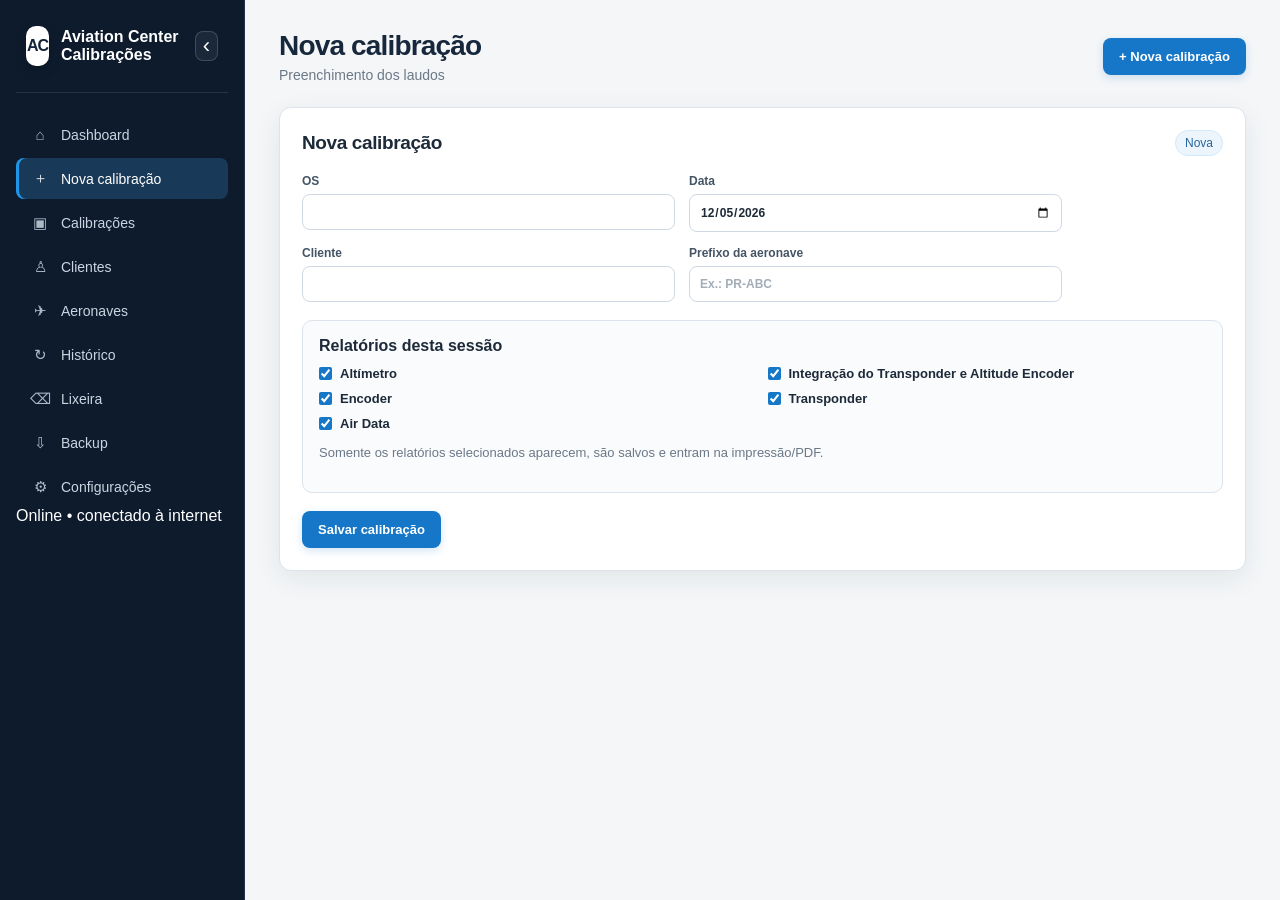
<file: index.html>
<!DOCTYPE html>
<html lang="pt-BR">
<head>
<meta charset="UTF-8">
<link rel="manifest" href="manifest.webmanifest">
<meta name="theme-color" content="#111827">
<meta name="apple-mobile-web-app-capable" content="yes">
<meta name="apple-mobile-web-app-status-bar-style" content="black-translucent">
<meta name="apple-mobile-web-app-title" content="Aviation Center Calibrações">
<meta name="viewport" content="width=device-width, initial-scale=1, viewport-fit=cover">
<meta name="theme-color" content="#111827">
<link rel="manifest" href="manifest.json">
<title>Aviation Center Calibrações</title>
<link rel="stylesheet" href="style.css">
</head>
<body>
<div id="app">
  <aside class="sidebar">
    <div class="brand"><div class="brand-icon">AC</div><div class="brand-text"><b>Aviation Center Calibrações</b></div><button id="sidebarToggle" class="sidebar-toggle" type="button" aria-label="Recolher menu" title="Recolher menu">‹</button></div>
    <nav>
      <button data-view="dashboard" class="nav active" data-icon="⌂"><span class="nav-label">Dashboard</span></button>
      <button data-view="session" class="nav" data-icon="＋"><span class="nav-label">Nova calibração</span></button>
      <button data-view="sessions" class="nav" data-icon="▣"><span class="nav-label">Calibrações</span></button>
      <button data-view="clients" class="nav" data-icon="♙"><span class="nav-label">Clientes</span></button>
      <button data-view="aircraft" class="nav" data-icon="✈"><span class="nav-label">Aeronaves</span></button>
            <button data-view="history" class="nav" data-icon="↻"><span class="nav-label">Histórico</span></button>
      <button data-view="trash" class="nav" data-icon="⌫"><span class="nav-label">Lixeira</span></button>
      <button data-view="backup" class="nav" data-icon="⇩"><span class="nav-label">Backup</span></button>
      <button data-view="settings" class="nav" data-icon="⚙"><span class="nav-label">Configurações</span></button>
    </nav>
    <div class="offline" id="networkStatus"><span></span> Verificando conexão…</div>
  </aside>

  <main class="main">
    <header class="topbar"><div><h1 id="pageTitle">Dashboard</h1><p id="pageSub">Gerenciamento de calibração</p></div>
      <button class="primary" id="quickNew">+ Nova calibração</button>
    </header>

    <section id="view-dashboard" class="view">
      <div class="dashboard-hero">
        <div class="hero-copy">
          <div class="eyebrow">CENTRO DE CALIBRAÇÕES</div>
          <h2>Bem-vindo à <span>Aviation Center</span></h2>
          <p>Gestão, calibração e histórico dos seus instrumentos.</p>
        </div>
        <div class="hero-mark">✈</div>
      </div>
      <div class="dashboard-layout">
        <div class="dashboard-main">
          <div class="feature-grid">
            <button class="feature-card" data-feature-view="sessions"><span class="feature-icon">☑</span><strong>CALIBRAÇÕES</strong><small>Registre e acompanhe calibrações realizadas.</small></button>
            <button class="feature-card" data-feature-view="sessions"><span class="feature-icon">▤</span><strong>LAUDOS</strong><small>Visualize, imprima e gerencie seus laudos.</small></button>
            <button class="feature-card" data-feature-view="history"><span class="feature-icon">↻</span><strong>HISTÓRICO</strong><small>Consulte o histórico completo dos serviços.</small></button>
            <button class="feature-card" data-feature-view="session"><span class="feature-icon">⚒</span><strong>NOVA CALIBRAÇÃO</strong><small>Acesse rapidamente uma nova calibração.</small></button>
            <button class="feature-card" data-feature-view="clients"><span class="feature-icon">▥</span><strong>CLIENTES</strong><small>Consulte clientes, aeronaves e validade.</small></button>
          </div>
          <div class="panel dashboard-recent">
            <div class="panel-head"><h2>Últimas calibrações</h2><button class="text-button" data-feature-view="sessions">VER TODAS</button></div>
            <div id="recentSessions" class="empty">Nenhuma calibração cadastrada.</div>
          </div>
        </div>
        <aside class="dashboard-side">
          <div class="status-card">
            <div class="status-line"><span class="status-icon">▣</span><div><small>CALIBRAÇÕES SALVAS</small><strong id="dashDone">0</strong></div></div>
            <div class="status-line"><span class="status-icon">✓</span><div><small>ÚLTIMA OS</small><strong id="dashLast">—</strong></div></div>
            <div class="status-line"><span class="status-icon">◷</span><div><small>REGISTROS</small><strong id="dashTotal">0</strong></div></div>
          </div>
        </aside>
      </div>
    </section>

    <section id="view-session" class="view hidden">
      <div class="panel registration-panel">
        <div class="panel-head"><h2 id="sessionTitle">Nova calibração</h2><span class="pill" id="sessionStatus">Nova</span></div>
        <div class="grid registration-grid">
          <label>OS<input id="os" inputmode="numeric" autocomplete="off"></label>
          <label>Data<input id="data" autocomplete="off" type="date"></label>
          <label>Cliente<input id="cliente" inputmode="text" autocomplete="off"></label>
          <label>Prefixo da aeronave<input id="prefixo" inputmode="text" autocomplete="off" placeholder="Ex.: PR-ABC"></label>
        </div>
        <div class="report-selection">
          <div class="selection-title">Relatórios desta sessão</div>
          <div class="selection-grid">
            <label><input type="checkbox" data-select-report="altimetro"> Altímetro</label>
            <label><input type="checkbox" data-select-report="integracao"> Integração do Transponder e Altitude Encoder</label>
            <label><input type="checkbox" data-select-report="encoder"> Encoder</label>
            <label><input type="checkbox" data-select-report="transponder"> Transponder</label>
            <label><input type="checkbox" data-select-report="airdata"> Air Data</label>
          </div>
          <p class="hint">Somente os relatórios selecionados aparecem, são salvos e entram na impressão/PDF.</p>
        </div>
        <div class="actions"><button class="primary" id="saveCalibration">Salvar calibração</button></div>
      </div>

      <div id="reportEditorPanel" class="panel report-editor-panel hidden">
        <div class="tabs">
          <div id="reportTabs"></div>
        </div>

        <div id="report-altimetro" class="report">
          <h2>Laudo Técnico do Altímetro</h2>
          <div id="meta-altimetro" class="report-instrument-meta"></div>
          <h3>Teste de atrito — pressão decrescente</h3>
          <div id="frictionTable"></div>
          <h3>Erro de escala — pressão decrescente</h3>
          <div id="scaleTable"></div>
          <div class="two-cols">
            <div><h3>Vazamento de caixa</h3><div id="leakTable"></div></div>
            <div><h3>Erro de escala barômetro</h3><div id="baroTable"></div></div>
          </div>
          <h3>Histerese — altitude máxima de operação (pressão crescente)</h3>
          <div id="hystTable"></div>
        </div>

        <div id="report-integracao" class="report hidden">
          <h2>Laudo Técnico — Integração do Transponder e Altitude Encoder</h2>
          <div id="meta-integracao" class="report-instrument-meta"></div>
          <p class="hint">Preencha a leitura do altímetro e a leitura transmitida pelo transponder.</p>
          <div id="integrationTable"></div>
        </div>

        <div id="report-encoder" class="report hidden">
          <h2>Laudo Técnico do Encoder</h2>
          <div id="meta-encoder" class="report-instrument-meta"></div>
          <p class="hint">Os pontos nominais seguem o modelo do documento principal. Informe apenas os pontos de transição atuais.</p>
          <div id="encoderTable"></div>
        </div>

        <div id="report-transponder" class="report hidden">
          <h2>Laudo Técnico do Transponder</h2>
          <div id="meta-transponder" class="report-instrument-meta"></div>
          <div id="transponderForm"></div>
        </div>

        <div id="report-airdata" class="report hidden">
          <h2>Laudo Técnico do Air Data</h2>
          <div id="meta-airdata" class="report-instrument-meta"></div>
          <p class="hint">Air Data é 100% manual. Nenhum valor é copiado automaticamente de outro relatório.</p>
          <div id="airdataForm"></div>
        </div>

        <div class="observation-box final-observation"><label>Observações / ajustes realizados<textarea id="observacoesAjustes" rows="6" placeholder="Descreva ajustes, regulagens, intervenções realizadas ou observações desta calibração..."></textarea></label></div>
        <div class="actions bottom"><button class="primary" id="saveReport">Salvar calibração</button><button class="secondary" id="downloadReport">Baixar relatório</button><button class="primary" id="printReport">Imprimir / gerar PDF</button></div>
      </div>
    </section>

    <section id="view-sessions" class="view hidden">
      <div class="panel"><div class="panel-head"><h2>Calibrações salvas</h2><button class="primary" id="newFromList">+ Nova calibração</button></div>
      <div id="sessionsList" class="session-list"></div></div>
    </section>


    <section id="view-clients" class="view hidden">
      <div class="panel"><div class="panel-head"><h2>Clientes</h2></div><p class="hint">Visão consolidada dos clientes e das aeronaves registradas nas calibrações.</p><div id="clientsList" class="session-list"></div></div>
    </section>

    <section id="view-aircraft" class="view hidden">
      <div class="panel"><div class="panel-head"><h2>Aeronaves</h2></div><p class="hint">Histórico resumido por prefixo. Os registros anteriores permanecem nas calibrações.</p><div id="aircraftList" class="session-list"></div></div>
    </section>

    <section id="view-history" class="view hidden">
      <div class="panel"><div class="panel-head"><h2>Histórico de serviços</h2></div><p class="hint">Todas as calibrações salvas, mantendo os registros anteriores.</p><div id="historyList" class="session-list"></div></div>
    </section>

    <section id="view-trash" class="view hidden">
  <div class="panel">
    <div class="panel-head"><h2>Lixeira</h2><span class="pill">7 dias</span></div>
    <p class="hint">Uma calibração apagada permanece aqui por 7 dias com todos os seus relatórios. Durante esse período ela pode ser restaurada. Depois, a exclusão é definitiva.</p>
    <div id="trashList" class="session-list"></div>
  </div>
</section>

<section id="view-backup" class="view hidden">
      <div class="panel"><div class="panel-head"><h2>Backup local</h2></div>
        <p>Os dados ficam armazenados neste dispositivo. Exporte um backup antes de trocar de aparelho ou limpar o navegador.</p>
        <div class="backup-actions"><button class="primary" id="exportBackup">Exportar backup JSON</button><label class="secondary filebtn">Importar backup JSON<input type="file" id="importBackup" accept=".json,application/json"></label></div>
        <div class="notice">O sistema não depende do Google Sheets para salvar ou imprimir. A impressão usa um modelo próprio de 4 páginas.</div>
      </div>
    </section>

    <section id="view-settings" class="view hidden">
      <div class="panel">
        <div class="panel-head"><h2>Backup e segurança dos dados</h2><span class="pill">Armazenamento local</span></div>
        <p class="hint">As calibrações continuam salvas neste iPad. Exporte periodicamente um backup e guarde-o no Google Drive para ter uma cópia de segurança.</p>
        <div class="notice">Para guardar uma cópia no Google Drive, use a opção Exportar backup JSON na área de backup. Não apague os dados do Safari nem os dados do site.</div>
      </div>
    </section>
  </main>
</div>

<div id="printChooser" class="print-chooser hidden" aria-hidden="true">
  <div class="print-chooser-backdrop" data-close-print-chooser></div>
  <div class="print-chooser-card" role="dialog" aria-modal="true" aria-labelledby="printChooserTitle">
    <div class="panel-head"><h2 id="printChooserTitle">Escolher laudos para impressão</h2><button class="ghost" type="button" data-close-print-chooser>Fechar</button></div>
    <p class="hint">Selecione somente os laudos que deseja imprimir. Isso não altera os laudos salvos na calibração.</p>
    <div id="printChooserList" class="print-chooser-list"></div>
    <div class="actions">
      <button class="secondary" type="button" id="printChooserAll">Selecionar todos</button>
      <button class="ghost" type="button" data-close-print-chooser>Cancelar</button>
      <button class="primary" type="button" id="printChooserPrint">Imprimir selecionados</button>
    </div>
  </div>
</div>
<div id="printRoot" aria-hidden="true"></div>
<script>document.addEventListener("click",e=>{const b=e.target.closest("[data-feature-view]");if(b&&window.showView)showView(b.dataset.featureView)});</script>
<script src="pdf.js"></script>
<script src="app.js"></script>
<script>
if ("serviceWorker" in navigator && (location.protocol === "https:" || location.hostname === "localhost")) {
  window.addEventListener("load", () => navigator.serviceWorker.register("./sw.js").catch(() => {}));
}
</script>
</body>
</html>
</file>
<file: style.css>
:root{
  --navy:#13243a;--navy2:#0d1b2d;--blue:#1677c8;--blue2:#2196e8;--text:#1d2a39;--muted:#6b7887;--line:#dce3ea;--soft:#f5f7fa;--white:#fff;--green:#167a4a;--yellow:#9a6a00;--red:#b33b3b;--shadow:0 8px 28px rgba(25,45,70,.08);--radius:12px
}
*{box-sizing:border-box}html,body{margin:0;min-height:100%;font-family:-apple-system,BlinkMacSystemFont,"Segoe UI",Roboto,Arial,sans-serif;color:var(--text);background:#f4f6f8}body{overflow:hidden}button,input,select,textarea{font:inherit}button{cursor:pointer}
.hidden{display:none!important}
#app{min-height:100vh;display:flex}
.sidebar{position:fixed;left:0;top:0;bottom:0;width:245px;background:var(--navy2);color:#fff;padding:24px 16px 18px;display:flex;flex-direction:column;z-index:20;border-right:1px solid #20344b}
.brand{display:flex;align-items:center;gap:12px;padding:2px 10px 26px;border-bottom:1px solid rgba(255,255,255,.1)}
.brand-icon{width:40px;height:40px;border-radius:10px;background:#fff;color:var(--navy);display:grid;place-items:center;font-weight:800;letter-spacing:-1px;box-shadow:0 4px 12px rgba(0,0,0,.18)}
.brand b{font-size:16px;line-height:1.15;display:block}.brand{position:relative}.sidebar-toggle{margin-left:auto;width:30px;height:30px;border:1px solid rgba(255,255,255,.16);border-radius:8px;background:rgba(255,255,255,.06);color:#fff;font-size:22px;line-height:1;display:grid;place-items:center}.sidebar-toggle:hover{background:rgba(255,255,255,.12)}.sidebar nav{display:flex;flex-direction:column;gap:4px;margin-top:22px}.nav{border:0;background:transparent;color:#cbd5e1;text-align:left;display:flex;align-items:center;gap:10px;padding:11px 13px;border-radius:8px;font-size:14px;transition:.15s}.nav:hover{background:#182d45;color:#fff}.nav.active{background:#eaf4fd;color:#fff;box-shadow:inset 3px 0 0 var(--blue2);color:#fff;background:#193958}.nav::before{content:attr(data-icon);width:22px;text-align:center;font-size:15px;opacity:.85;flex:0 0 22px}.offline{margin-top:auto;padding:12px 11px;font-size:12px;line-height:1.35;color:#aebccc}.offline span{display:inline-block;width:7px;height:7px;border-radius:50%;background:#42c889;margin-right:7px}
.main{margin-left:245px;flex:1;height:100vh;overflow:auto;padding:30px 34px 48px}.topbar{display:flex;justify-content:space-between;align-items:center;gap:20px;margin-bottom:24px}.topbar h1{margin:0;font-size:28px;letter-spacing:-.03em;color:#17283c}.topbar p{margin:5px 0 0;color:var(--muted);font-size:14px}.primary,.secondary{border:1px solid transparent;border-radius:8px;padding:10px 15px;font-weight:700;font-size:13px;transition:.15s}.primary{background:var(--blue);color:#fff;box-shadow:0 3px 8px rgba(22,119,200,.18)}.primary:hover{background:#1268ad}.secondary{background:#fff;border-color:#cfd8e2;color:#344354}.secondary:hover{background:#f5f7fa}.text-button{border:0;background:transparent;color:var(--blue);font-weight:700;font-size:12px}
.view{max-width:1240px;margin:0 auto}.panel{background:#fff;border:1px solid var(--line);border-radius:var(--radius);box-shadow:var(--shadow);padding:22px;margin-bottom:18px}.panel-head{display:flex;justify-content:space-between;align-items:center;gap:14px;margin-bottom:18px}.panel-head h2{margin:0;font-size:19px;letter-spacing:-.02em}.pill{font-size:12px;padding:5px 9px;border-radius:999px;background:#edf5fc;color:#23669b;border:1px solid #d4e8f8;white-space:nowrap}
.dashboard-hero{background:linear-gradient(135deg,#fff 0%,#f2f8fd 100%);border:1px solid var(--line);border-radius:16px;padding:30px 32px;margin-bottom:18px;position:relative;overflow:hidden;box-shadow:var(--shadow)}.dashboard-hero:after{content:"";position:absolute;width:280px;height:280px;border-radius:50%;right:-100px;top:-120px;background:rgba(33,150,232,.08)}.hero-copy{position:relative;z-index:2}.eyebrow{font-size:11px;letter-spacing:.14em;color:var(--blue);font-weight:800;margin-bottom:8px}.hero-copy h2{font-size:30px;margin:0 0 7px;letter-spacing:-.04em}.hero-copy h2 span{color:var(--blue)}.hero-copy p{margin:0;color:var(--muted);font-size:15px}.hero-mark{position:absolute;right:42px;top:22px;font-size:70px;color:#9dc8e6;opacity:.32;transform:rotate(-10deg)}
.dashboard-layout{display:grid;grid-template-columns:minmax(0,1fr) 260px;gap:18px}.feature-grid{display:grid;grid-template-columns:repeat(3,1fr);gap:13px;margin-bottom:18px}.feature-card{min-height:150px;text-align:left;padding:21px;background:#fff;border:1px solid var(--line);border-radius:12px;color:var(--text);transition:.15s;display:flex;flex-direction:column;justify-content:flex-end;box-shadow:0 3px 12px rgba(20,40,60,.04)}.feature-card:hover{transform:translateY(-2px);border-color:#9fc9e7;box-shadow:0 10px 22px rgba(20,60,90,.09)}.feature-icon{font-size:30px;line-height:1;color:var(--blue);margin-bottom:auto}.feature-card strong{font-size:14px}.feature-card small{font-size:12px;line-height:1.4;color:var(--muted);margin-top:6px}.dashboard-side{display:flex;flex-direction:column;gap:13px}.status-card{border:1px solid var(--line);border-radius:12px;background:#fff;padding:17px;box-shadow:0 3px 12px rgba(20,40,60,.04)}.status-line{display:flex;gap:11px;align-items:center;padding:10px 0;border-bottom:1px solid #edf0f3}.status-line:last-child{border-bottom:0}.status-icon{width:34px;height:34px;border-radius:8px;background:#edf6fd;color:var(--blue);display:grid;place-items:center;font-size:15px}.status-line small{display:block;color:#788695;font-size:9px;letter-spacing:.06em}.status-line strong{display:block;margin-top:2px;font-size:19px}
.grid{display:grid;grid-template-columns:repeat(3,1fr);gap:14px}.grid label,.field label{font-size:12px;font-weight:700;color:#455465}.grid input,.field input,.field select,.field textarea,input.cell{display:block;width:100%;margin-top:6px;border:1px solid #cfd8e2;border-radius:8px;padding:10px;background:#fff;color:var(--text);outline:none}.grid input:focus,.field input:focus,.field select:focus,.field textarea:focus{border-color:#6aaee0;box-shadow:0 0 0 3px rgba(33,150,232,.1)}.grid input::placeholder,.field input::placeholder,.field textarea::placeholder{color:#a2adb8}
.report-selection{margin-top:18px;padding:16px;border:1px solid var(--line);border-radius:10px;background:#fafbfc}.selection-title{font-weight:800;margin-bottom:11px}.selection-grid{display:grid;grid-template-columns:repeat(2,1fr);gap:10px}.selection-grid label{display:flex;align-items:center;gap:8px;font-size:13px;font-weight:600}.selection-grid input{width:auto!important;margin:0!important;accent-color:var(--blue)}.hint{color:var(--muted);font-size:13px;line-height:1.45}.actions{display:flex;gap:9px;margin-top:18px;flex-wrap:wrap}.actions.bottom{border-top:1px solid #edf0f3;padding-top:18px}.tabs{display:flex;gap:4px;border-bottom:1px solid var(--line);margin:-22px -22px 20px;padding:0 18px;overflow:auto}.tabs>div{display:flex;gap:4px}.tab-wrap{display:flex;align-items:center;border-bottom:3px solid transparent}.tab-wrap:has(.tab.active){border-bottom-color:var(--blue)}.tab{border:0;background:transparent;color:#657486;padding:13px 12px;white-space:nowrap}.tab.active{color:var(--blue);font-weight:800}.tab-delete{border:0;background:transparent;color:#9aa6b2;width:22px;height:32px;cursor:pointer;font-size:17px}.tab-delete:hover{color:var(--red)}
.report h2{font-size:21px;margin:4px 0 18px;letter-spacing:-.02em}.report h3{font-size:14px;margin:20px 0 9px;color:#26384a}.table-wrap{overflow:auto;border:1px solid var(--line);border-radius:9px}.data-table{border-collapse:collapse;width:100%;min-width:700px;font-size:12px}.data-table th,.data-table td{border-bottom:1px solid #e7ebef;padding:8px;text-align:center}.data-table th{background:#f5f7f9;font-weight:800;color:#465566}.data-table td:first-child,.data-table th:first-child{text-align:left}.data-table input{width:100%;min-width:80px;padding:7px;border:1px solid #cfd8e2;border-radius:6px;background:#fff;color:var(--text)}.cell-green{background:#eff9f3!important;border-color:#9fd6b6!important}.cell-yellow{background:#fff9e8!important;border-color:#e6ca72!important}.cell-red{background:#fff0f0!important;border-color:#e0a2a2!important}.two-cols{display:grid;grid-template-columns:1fr 1fr;gap:18px}.field-grid{display:grid;grid-template-columns:repeat(2,1fr);gap:12px}.field.full{grid-column:1/-1}.field textarea{min-height:80px;resize:vertical}.final-observation{margin-top:28px;padding-top:20px;border-top:1px solid var(--line)}.final-observation label{display:block;color:#344456;font-size:13px;font-weight:800}.final-observation textarea{display:block;width:100%;margin-top:8px;min-height:145px;resize:vertical;border:1px solid #cfd8e2;border-radius:10px;padding:12px;background:#fff;color:var(--text);outline:none}.final-observation textarea:focus{border-color:#6aaee0;box-shadow:0 0 0 3px rgba(33,150,232,.1)}
.session-list{border:1px solid var(--line);border-radius:9px;overflow:hidden;background:#fff}.session-row{display:grid;grid-template-columns:1fr auto;gap:15px;padding:15px 16px;border-bottom:1px solid #edf0f3;align-items:center}.session-row:last-child{border-bottom:0}.session-row:hover{background:#fafcfe}.session-row b{display:block;font-size:14px}.session-row small{color:var(--muted)}.status-open{color:var(--yellow)}.status-done{color:var(--green)}.status-expired{color:var(--red)}.status-warning{color:var(--yellow)}.backup-actions{display:flex;gap:10px;flex-wrap:wrap;margin:20px 0}.filebtn{display:inline-block;cursor:pointer}.filebtn input{display:none}.notice{background:#f1f8fd;border:1px solid #cfe6f7;padding:13px;border-radius:8px;color:#2c668f;font-size:13px}.settings-grid{display:grid;grid-template-columns:repeat(3,1fr);gap:14px}.setting-card{border:1px solid var(--line);border-radius:9px;padding:16px;background:#fff}.setting-card b{display:block;margin-bottom:7px}.setting-card span{display:block;color:var(--muted);font-size:13px;line-height:1.45}.report-delete-bar{display:flex;justify-content:flex-end;margin:-4px 0 12px}.report-delete-bar button{border:1px solid #e2b2b2;border-radius:8px;padding:8px 12px;background:#fff;color:#b33b3b;font-weight:700}.report-delete-bar button:hover{background:#fff4f4}.trash-meta{font-size:12px;color:var(--muted)}
body.sidebar-collapsed .sidebar{width:78px;padding-left:10px;padding-right:10px}body.sidebar-collapsed .main{margin-left:78px}body.sidebar-collapsed .brand{justify-content:center;padding-left:0;padding-right:0}.sidebar-collapsed .brand-text{display:none}.sidebar-collapsed .sidebar-toggle{position:absolute;right:-14px;top:30px;background:#fff;color:var(--navy);border-color:#cfd8e2;box-shadow:0 4px 10px rgba(20,40,60,.15)}.sidebar-collapsed .nav{justify-content:center;padding-left:8px;padding-right:8px}.sidebar-collapsed .nav-label{display:none}.sidebar-collapsed .offline{font-size:0;text-align:center;padding-left:0;padding-right:0}.sidebar-collapsed .offline span{margin-right:0}.sidebar-collapsed .offline:after{content:'ONLINE';display:block;font-size:8px;margin-top:4px;color:#9fb0c2}.aircraft-card{border:1px solid var(--line);border-radius:10px;background:#fff;margin-bottom:12px;overflow:hidden}.aircraft-head{display:flex;justify-content:space-between;gap:14px;align-items:center;padding:15px 16px;background:#fbfcfd;border-bottom:1px solid #edf0f3}.aircraft-head b{font-size:16px}.aircraft-head small,.aircraft-history-row small{display:block;color:var(--muted);margin-top:4px}.aircraft-history-row{display:flex;justify-content:space-between;align-items:center;gap:15px;padding:13px 16px;border-bottom:1px solid #edf0f3}.aircraft-history-row:last-child{border-bottom:0}.actions-inline{display:flex;gap:8px;flex-wrap:wrap;justify-content:flex-end}.print-small{border:1px solid #1677c8;border-radius:8px;padding:9px 12px;background:#fff;color:#1677c8;font-weight:700;font-size:12px}.print-small:hover{background:#f1f8fd}#printRoot{display:none}@page{size:Letter portrait;margin:8mm}
@media print{
  html,body{background:#fff!important;color:#000!important}
  body>*:not(#printRoot){display:none!important}
  #printRoot{display:block!important}
  .print-page{width:200mm;min-height:263mm;box-sizing:border-box;position:relative;overflow:visible;page-break-after:always;background:#fff;padding:2mm 2mm 12mm;color:#000;font-family:Arial,Helvetica,sans-serif;font-size:9px}
  .print-page:last-child{page-break-after:auto}
  .print-title{text-align:center;font-size:13px;font-weight:700;margin:0 0 4mm}
  .print-meta{display:grid;grid-template-columns:22mm 1fr 22mm 1fr;border:1px solid #000;margin-bottom:4mm;break-inside:avoid}
  .print-meta div{min-height:7mm;padding:1.4mm;box-sizing:border-box;border-right:1px solid #000;border-bottom:1px solid #000;overflow:hidden;word-break:break-word}
  .print-meta div:nth-child(4n){border-right:0}
  .print-meta div:nth-last-child(-n+4){border-bottom:0}
  .print-table{width:100%;max-width:100%;border-collapse:collapse;margin:0 0 3mm;table-layout:fixed;break-inside:auto}
  .print-table thead{display:table-header-group}
  .print-section{break-after:avoid-page;page-break-after:avoid}
  .print-section + .print-table{break-before:avoid-page;page-break-before:avoid}
  .print-page{break-after:page;page-break-after:always}
  .print-page:last-child{break-after:auto;page-break-after:auto}
  .print-table tr{break-inside:avoid;page-break-inside:avoid}
  .print-table th,.print-table td{border:1px solid #000;padding:1.35mm;text-align:center;vertical-align:middle;overflow-wrap:anywhere;word-break:break-word}
  .print-table th{font-weight:700}
  .print-table .left{text-align:left}
  .print-section{font-weight:700;text-align:center;border:1px solid #000;border-bottom:0;padding:1.4mm;margin:3mm 0 0;break-after:avoid;page-break-after:avoid;line-height:1.2}
  .print-grid2{display:grid;grid-template-columns:minmax(0,1fr) minmax(0,1fr);gap:3mm;break-inside:avoid}
  .print-note{margin-top:3mm;white-space:pre-wrap;overflow-wrap:anywhere}
  .print-observation{margin-top:4mm;border:1px solid #000;padding:2mm;min-height:12mm;break-inside:avoid}
  .print-observation b{display:block;margin-bottom:1.5mm}
  .print-left{width:100%;max-width:100%}
  .sig{position:absolute;bottom:7mm;left:10mm;right:10mm;display:grid;grid-template-columns:1fr 1fr;gap:20mm}
  .sig div{text-align:center;border-top:1px solid #000;padding-top:2mm}
}

@media(max-width:1050px){.dashboard-layout{grid-template-columns:1fr}.dashboard-side{display:grid;grid-template-columns:1fr 1fr}.feature-grid{grid-template-columns:repeat(2,1fr)}.grid{grid-template-columns:repeat(2,1fr)}.settings-grid{grid-template-columns:1fr 1fr}}
@media(max-width:700px){body{overflow:auto}body.sidebar-collapsed .sidebar{width:100%;padding:14px}.sidebar-collapsed .brand-text{display:block}.sidebar-collapsed .nav-label{display:inline}.sidebar-collapsed .nav{justify-content:flex-start}.sidebar-collapsed .sidebar-toggle{position:static;background:rgba(255,255,255,.06);color:#fff;border-color:rgba(255,255,255,.16);box-shadow:none}.sidebar-collapsed .offline{font-size:12px;text-align:left}.sidebar-collapsed .offline:after{display:none}.sidebar-collapsed .offline span{margin-right:7px}.sidebar{position:static;width:100%;height:auto;padding:14px}.brand{padding-bottom:14px}.sidebar nav{display:grid;grid-template-columns:repeat(2,1fr);gap:4px;margin-top:14px}.offline{display:none}.main{margin-left:0;height:auto;overflow:visible;padding:15px}.topbar{align-items:flex-start}.topbar h1{font-size:23px}.dashboard-hero{padding:23px;min-height:145px}.hero-copy h2{font-size:24px}.hero-mark{right:20px}.feature-grid,.dashboard-side,.grid,.two-cols,.field-grid,.selection-grid{grid-template-columns:1fr}.panel{padding:16px}.tabs{margin:-16px -16px 18px;padding:0 10px}.session-row{grid-template-columns:1fr}.dashboard-side{display:grid}.dashboard-side .status-card{min-width:0}}


/* v2.2 — cadastro geral enxuto e dados do instrumento por laudo */
.registration-grid{grid-template-columns:repeat(2,minmax(0,1fr));max-width:760px}
.report-instrument-meta{margin:0 0 20px;padding:14px;border:1px solid var(--line);border-radius:10px;background:#fbfcfd}
.report-meta-title{font-size:12px;font-weight:800;color:#34485d;margin-bottom:11px;letter-spacing:.02em}
.report-meta-grid{display:grid;grid-template-columns:repeat(2,minmax(0,1fr));gap:12px}
.report-meta-grid label{font-size:12px;font-weight:700;color:#455465}
.report-meta-grid input{display:block;width:100%;box-sizing:border-box;margin-top:6px;border:1px solid #cfd8e2;border-radius:8px;padding:10px;background:#fff;color:var(--text);outline:none}
.report-meta-grid input:focus{border-color:#6aaee0;box-shadow:0 0 0 3px rgba(33,150,232,.1)}
@media(max-width:700px){.registration-grid,.report-meta-grid{grid-template-columns:1fr}}

/* v1.9 — fluxo de cadastro separado dos laudos */
.registration-panel{margin-bottom:0}.report-editor-panel{margin-top:18px}.report-editor-panel.hidden{display:none}.backend-card{border:1px solid var(--line);border-radius:10px;padding:16px;background:#fafbfc;margin-top:16px}.backend-status{font-weight:800;color:#34485d;margin-bottom:12px}.backend-ok{background:#eaf8ef!important;color:#237443!important;border-color:#bde4c9!important}.backend-grid{margin-top:4px}.backend-card .actions{margin-top:14px}.backend-card input{box-sizing:border-box}

/* v2.5 — seleção de laudos para impressão */
.print-chooser{position:fixed;inset:0;z-index:9999;display:flex;align-items:center;justify-content:center;padding:20px;box-sizing:border-box}.print-chooser.hidden{display:none}.print-chooser-backdrop{position:absolute;inset:0;background:rgba(8,20,35,.55)}.print-chooser-card{position:relative;z-index:1;width:min(620px,100%);max-height:min(720px,90vh);overflow:auto;background:#fff;border:1px solid var(--line);border-radius:14px;box-shadow:0 20px 60px rgba(0,0,0,.25);padding:20px}.print-chooser-list{display:grid;grid-template-columns:1fr 1fr;gap:10px;margin:16px 0 20px}.print-choice{display:flex;align-items:center;gap:10px;border:1px solid var(--line);border-radius:9px;padding:13px;background:#fbfcfd;font-weight:700;cursor:pointer}.print-choice input{width:18px;height:18px;accent-color:#1677c8}@media(max-width:700px){.print-chooser-list{grid-template-columns:1fr}.print-chooser-card{padding:16px}}

/* v3.0: histórico expansível por cliente e ações rápidas */
.client-entry{border:1px solid var(--line);border-radius:10px;overflow:hidden;margin-bottom:10px;background:#fff}.client-entry .session-row{border-bottom:1px solid #edf0f3}.client-name-button{border:0;background:transparent;padding:0;color:var(--text);font-weight:800;font-size:15px;text-align:left}.client-name-button:hover{color:var(--blue);text-decoration:underline}.client-history{padding:4px 14px 10px;background:#fbfcfd}.client-history-row{display:flex;justify-content:space-between;align-items:center;gap:14px;padding:12px 4px;border-bottom:1px solid #e8edf2}.client-history-row:last-child{border-bottom:0}.client-history-row b{font-size:13px}.client-history-row small{display:block;color:var(--muted);margin-top:4px;font-size:12px}
@media(max-width:760px){.client-history-row{align-items:flex-start;flex-direction:column}.client-history-row .actions-inline{justify-content:flex-start}.session-row{grid-template-columns:1fr}.session-row>.actions-inline{justify-content:flex-start}}
/* Print layout: do not force every long report container to occupy a full fixed-height sheet. */
@media print{.print-page{height:auto!important;min-height:0!important;overflow:visible!important;position:relative!important;break-inside:auto!important;page-break-inside:auto!important;padding-bottom:18mm!important}.print-page:last-child{break-after:auto!important;page-break-after:auto!important}.print-grid2{break-inside:avoid!important;page-break-inside:avoid!important}.print-section,.print-table{max-width:100%!important}.print-table tr{break-inside:avoid!important;page-break-inside:avoid!important}}
</file>
